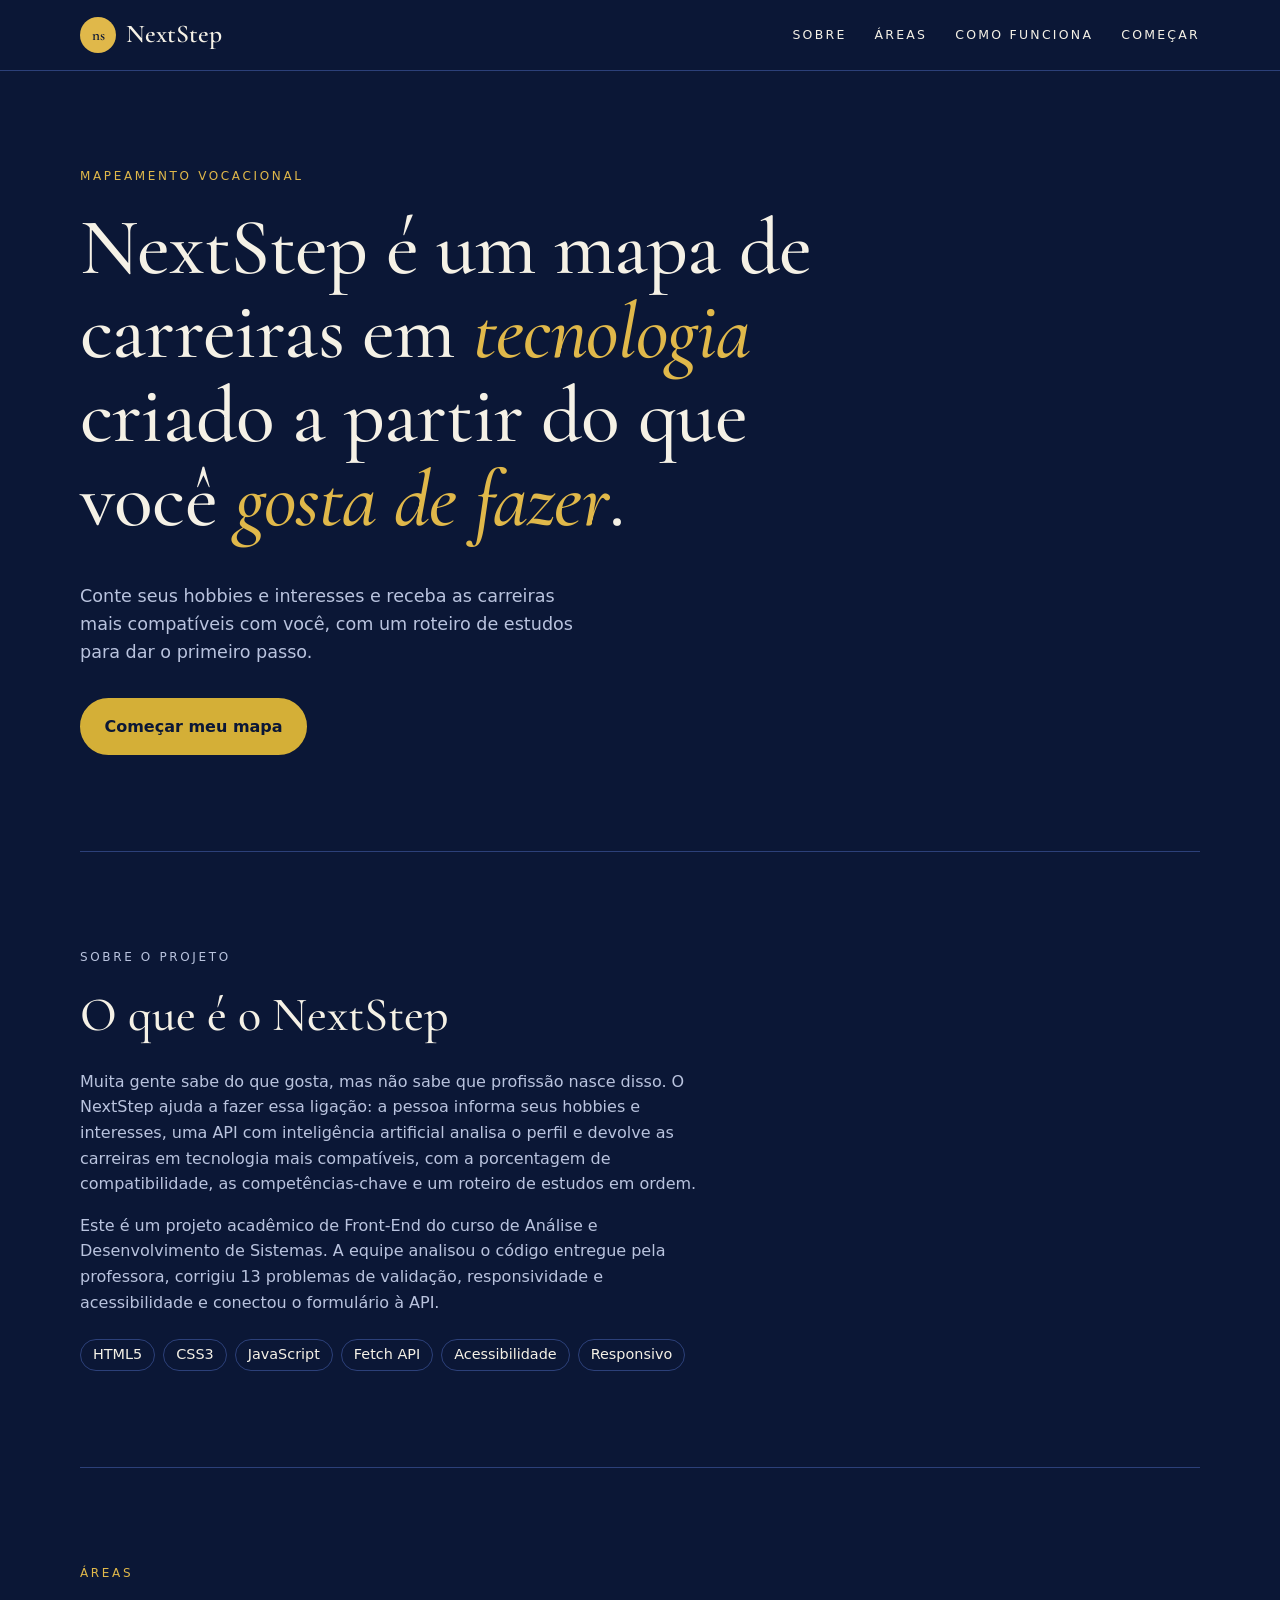
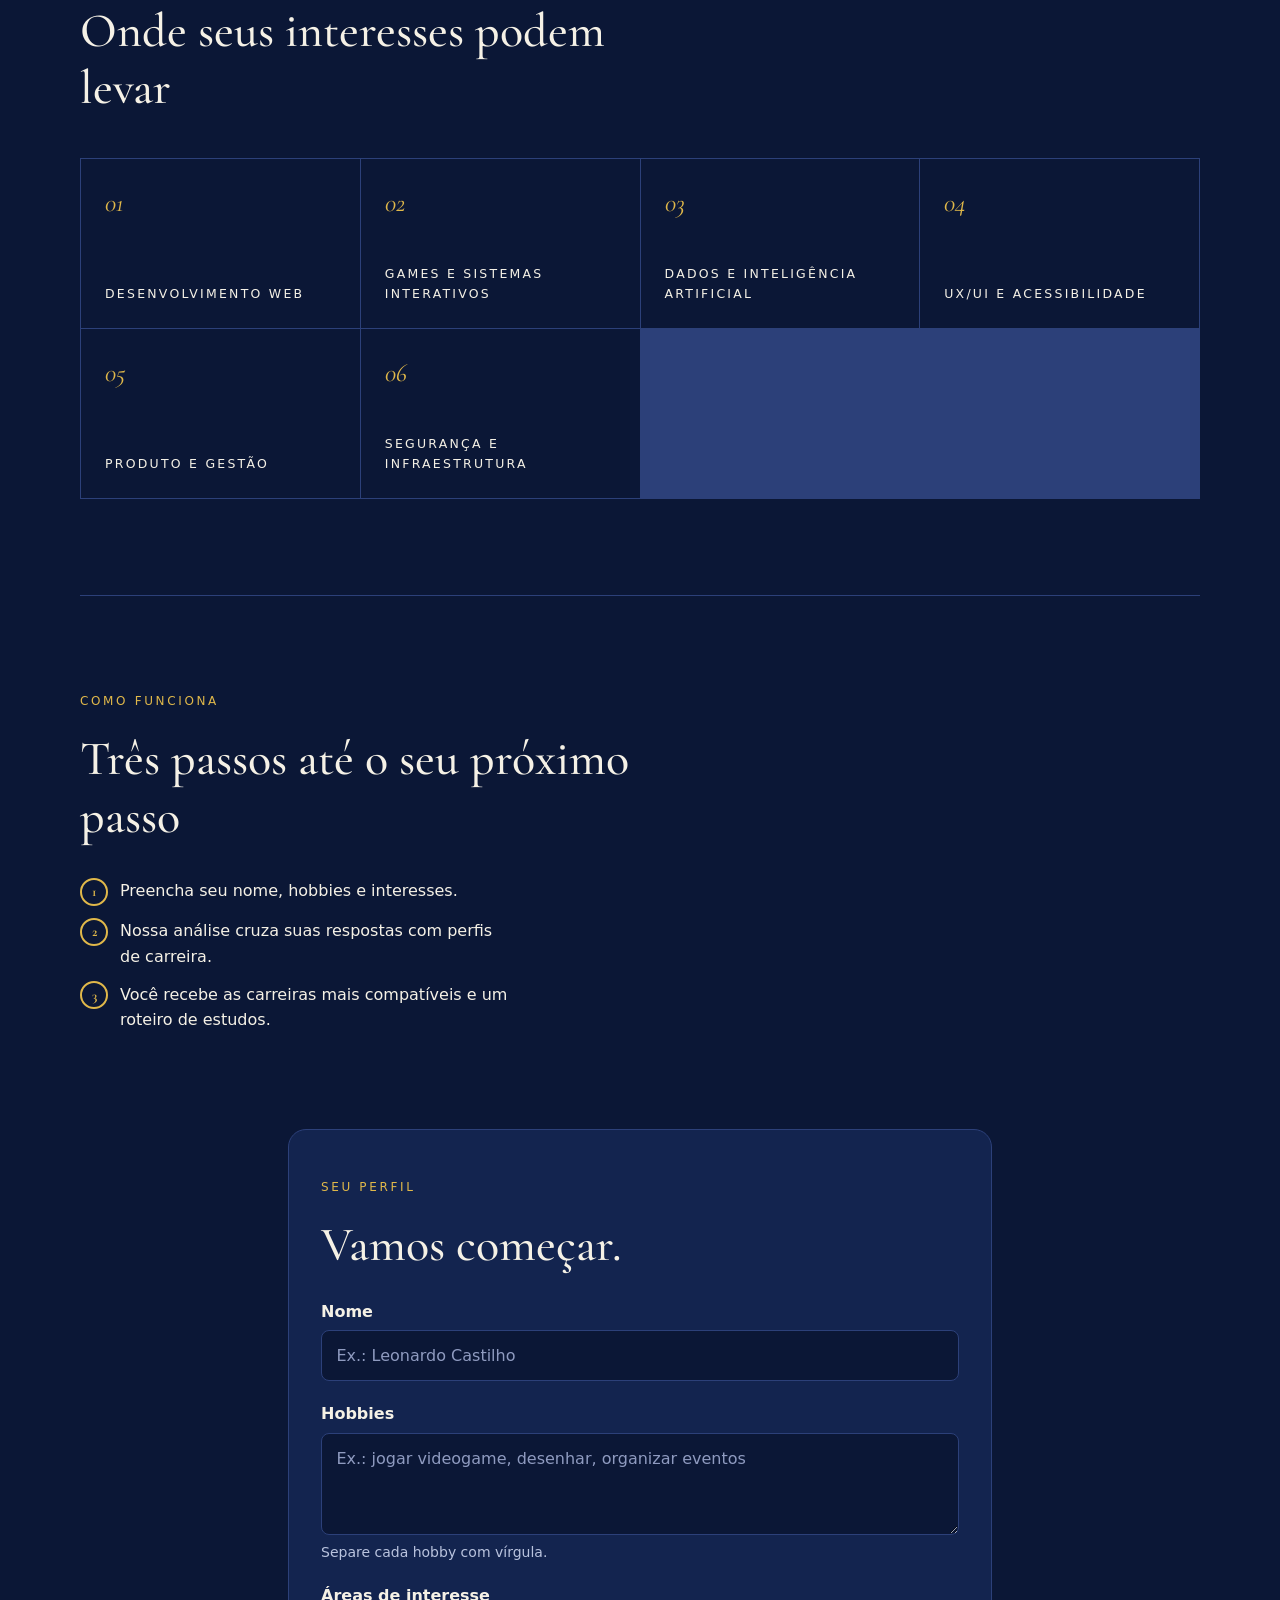
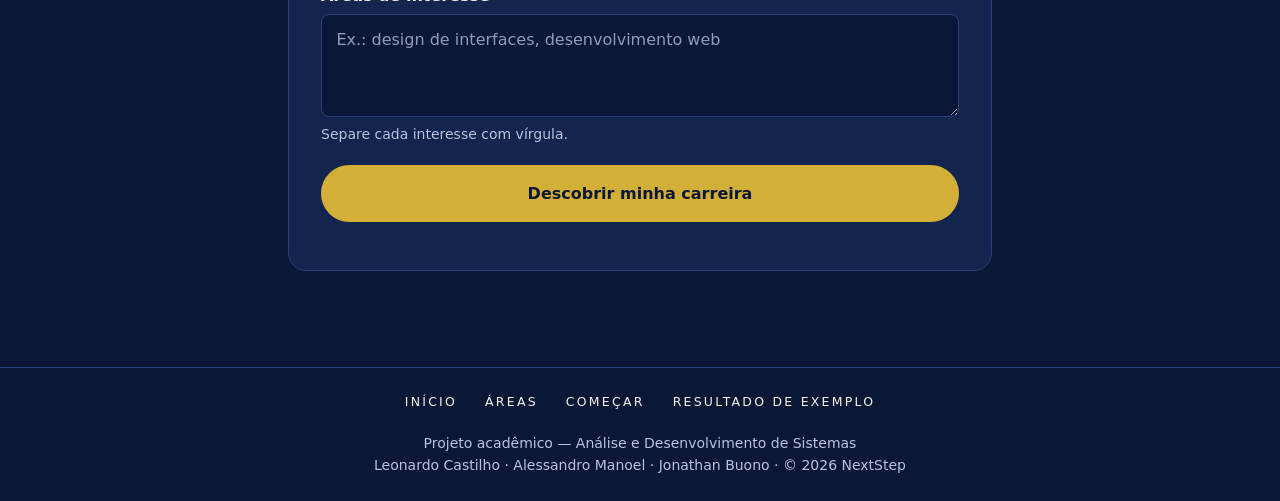
<file: index.html>
<!DOCTYPE html>
<html lang="pt-BR">
<head>
  <meta charset="UTF-8">
  <meta name="viewport" content="width=device-width, initial-scale=1">
  <meta name="description" content="NextStep: descubra carreiras em tecnologia a partir dos seus hobbies e interesses.">
  <title>NextStep — Descubra sua carreira em tecnologia</title>
  <link rel="preconnect" href="https://fonts.googleapis.com">
  <link rel="preconnect" href="https://fonts.gstatic.com" crossorigin>
  <link rel="stylesheet" href="https://fonts.googleapis.com/css2?family=Cormorant+Garamond:ital,wght@0,500;0,600;1,500&display=swap">
  <link rel="stylesheet" href="css/style.css">
  <script src="js/config.js" defer></script>
  <script src="js/app.js" defer></script>
</head>
<body>
  <header class="topo">
    <div class="container topo__conteudo">
      <a href="index.html" class="marca">
        <span class="marca__simbolo" aria-hidden="true">ns</span>
        <span>NextStep</span>
      </a>
      <nav class="menu" aria-label="Principal">
        <a href="#sobre">Sobre</a>
        <a href="#carreiras">Áreas</a>
        <a href="#como-funciona">Como funciona</a>
        <a href="#comecar">Começar</a>
      </nav>
    </div>
  </header>

  <main class="container pagina-inicial">
    <section class="hero apresentacao">
      <p class="etiqueta">Mapeamento vocacional</p>
      <h1 class="titulo-principal">NextStep é um mapa de carreiras em <em>tecnologia</em> criado a partir do que você <em>gosta de fazer</em>.</h1>
      <p class="apresentacao__texto">
        Conte seus hobbies e interesses e receba as carreiras mais compatíveis com você,
        com um roteiro de estudos para dar o primeiro passo.
      </p>
      <a href="#comecar" class="botao">Começar meu mapa</a>
    </section>

    <section id="sobre" class="sobre" aria-labelledby="titulo-sobre">
      <p class="etiqueta">Sobre o projeto</p>
      <h2 class="secao-titulo" id="titulo-sobre">O que é o NextStep</h2>
      <p>
        Muita gente sabe do que gosta, mas não sabe que profissão nasce disso. O NextStep ajuda a fazer essa ligação:
        a pessoa informa seus hobbies e interesses, uma API com inteligência artificial analisa o perfil e devolve
        as carreiras em tecnologia mais compatíveis, com a porcentagem de compatibilidade, as competências-chave e um
        roteiro de estudos em ordem.
      </p>
      <p>
        Este é um projeto acadêmico de Front-End do curso de Análise e Desenvolvimento de Sistemas. A equipe analisou o
        código entregue pela professora, corrigiu 13 problemas de validação, responsividade e acessibilidade e conectou o
        formulário à API.
      </p>
      <ul class="chips" aria-label="Tecnologias utilizadas">
        <li>HTML5</li><li>CSS3</li><li>JavaScript</li><li>Fetch API</li><li>Acessibilidade</li><li>Responsivo</li>
      </ul>
    </section>

    <section id="carreiras" aria-labelledby="titulo-areas">
      <p class="etiqueta">Áreas</p>
      <h2 class="secao-titulo" id="titulo-areas">Onde seus interesses podem levar</h2>
      <ul class="areas">
        <li><span class="numero" aria-hidden="true">01</span><span class="legenda">Desenvolvimento web</span></li>
        <li><span class="numero" aria-hidden="true">02</span><span class="legenda">Games e sistemas interativos</span></li>
        <li><span class="numero" aria-hidden="true">03</span><span class="legenda">Dados e inteligência artificial</span></li>
        <li><span class="numero" aria-hidden="true">04</span><span class="legenda">UX/UI e acessibilidade</span></li>
        <li><span class="numero" aria-hidden="true">05</span><span class="legenda">Produto e gestão</span></li>
        <li><span class="numero" aria-hidden="true">06</span><span class="legenda">Segurança e infraestrutura</span></li>
      </ul>
    </section>

    <section id="como-funciona" aria-labelledby="titulo-passos">
      <p class="etiqueta">Como funciona</p>
      <h2 class="secao-titulo" id="titulo-passos">Três passos até o seu próximo passo</h2>
      <ol class="passos">
        <li class="passo">Preencha seu nome, hobbies e interesses.</li>
        <li class="passo">Nossa análise cruza suas respostas com perfis de carreira.</li>
        <li class="passo">Você recebe as carreiras mais compatíveis e um roteiro de estudos.</li>
      </ol>
    </section>

    <section id="comecar" class="cartao formulario-secao" aria-labelledby="titulo-perfil">
      <p class="etiqueta">Seu perfil</p>
      <h2 class="secao-titulo" id="titulo-perfil">Vamos começar.</h2>

      <form id="form-perfil" class="formulario">
        <div class="campo">
          <label for="nome">Nome</label>
          <input type="text" id="nome" name="nome" placeholder="Ex.: Leonardo Castilho"
                 required minlength="2" maxlength="60" autocomplete="name">
        </div>

        <div class="campo">
          <label for="hobbies">Hobbies</label>
          <textarea id="hobbies" name="hobbies" rows="3" required
                    aria-describedby="dica-hobbies"
                    placeholder="Ex.: jogar videogame, desenhar, organizar eventos"></textarea>
          <p class="dica" id="dica-hobbies">Separe cada hobby com vírgula.</p>
        </div>

        <div class="campo">
          <label for="interesses">Áreas de interesse</label>
          <textarea id="interesses" name="interesses" rows="3" required
                    aria-describedby="dica-interesses"
                    placeholder="Ex.: design de interfaces, desenvolvimento web"></textarea>
          <p class="dica" id="dica-interesses">Separe cada interesse com vírgula.</p>
        </div>

        <button type="submit" class="botao">Descobrir minha carreira</button>
      </form>
    </section>
  </main>

  <footer class="rodape">
    <div class="container">
      <nav class="menu" aria-label="Rodapé">
        <a href="index.html">Início</a>
        <a href="#carreiras">Áreas</a>
        <a href="#comecar">Começar</a>
        <a href="resultado.html?exemplo">Resultado de exemplo</a>
      </nav>
      <p>Projeto acadêmico — Análise e Desenvolvimento de Sistemas<br>
        Leonardo Castilho · Alessandro Manoel · Jonathan Buono · © 2026 NextStep</p>
    </div>
  </footer>

  <dialog id="modal-erro" class="modal" aria-labelledby="modal-titulo">
    <h2 id="modal-titulo">Tente mais tarde</h2>
    <p id="modal-mensagem">O serviço ainda não está disponível. Tente novamente mais tarde.</p>
    <p class="modal__acoes">
      <button type="button" id="modal-fechar" class="botao">Entendi</button>
    </p>
  </dialog>
</body>
</html>
</file>
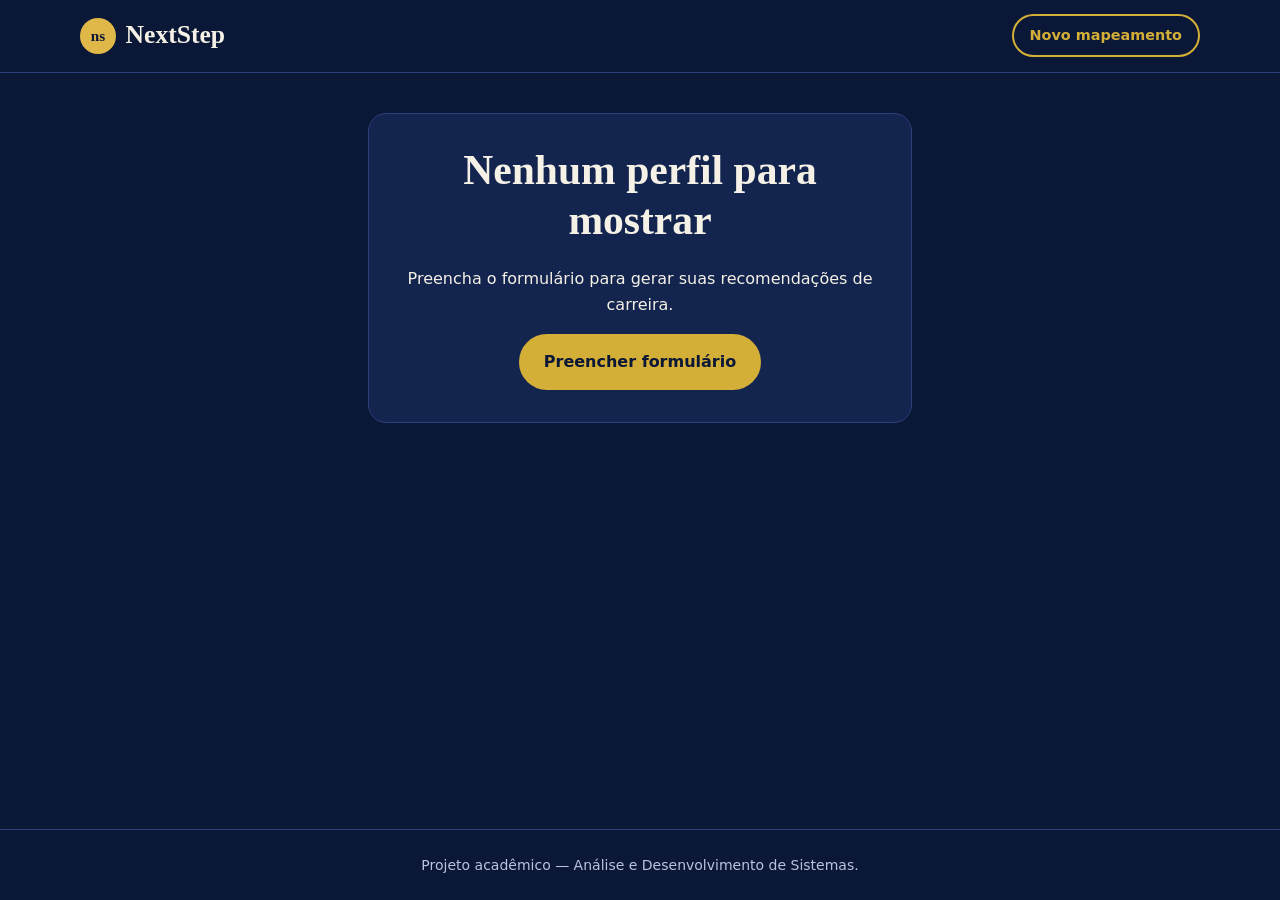
<file: resultado.html>
<!DOCTYPE html>
<html lang="pt-BR">
<head>
  <meta charset="UTF-8">
  <meta name="viewport" content="width=device-width, initial-scale=1">
  <meta name="description" content="Seu perfil profissional e as carreiras em tecnologia recomendadas para você.">
  <title>Seu perfil — NextStep</title>
  <link rel="stylesheet" href="css/style.css">
  <script src="js/config.js" defer></script>
  <script src="js/dados-exemplo.js" defer></script>
  <script src="js/resultado.js" defer></script>
</head>
<body>
  <header class="topo">
    <div class="container topo__conteudo">
      <a href="index.html" class="marca">
        <span class="marca__simbolo" aria-hidden="true">ns</span>
        <span>NextStep</span>
      </a>
      <a href="index.html" class="botao botao--secundario">Novo mapeamento</a>
    </div>
  </header>

  <main class="container pagina-resultado">
    <section id="resultado" aria-labelledby="titulo-resultado" hidden>
      <h1 id="titulo-resultado">Perfil de <span id="nome-usuario"></span></h1>
      <p id="sintese" class="sintese"></p>
      <p id="resumo-rapido" class="resumo-rapido"></p>

      <h2 class="subtitulo">Carreiras recomendadas</h2>
      <ol id="lista-carreiras" class="lista-carreiras"></ol>

      <div class="acoes">
        <button type="button" id="btn-imprimir" class="botao">Salvar como PDF</button>
        <a href="index.html" class="botao botao--secundario">Refazer mapeamento</a>
      </div>
    </section>

    <section id="sem-resultado" class="cartao vazio" aria-labelledby="titulo-vazio" hidden>
      <h1 id="titulo-vazio">Nenhum perfil para mostrar</h1>
      <p>Preencha o formulário para gerar suas recomendações de carreira.</p>
      <a href="index.html" class="botao">Preencher formulário</a>
    </section>
  </main>

  <footer class="rodape">
    <div class="container">
      <p>Projeto acadêmico — Análise e Desenvolvimento de Sistemas.</p>
    </div>
  </footer>

  <!-- Modelo de card: o JavaScript clona e preenche para cada carreira -->
  <template id="modelo-carreira">
    <li class="cartao carreira">
      <article>
        <p class="carreira__selo" hidden>Melhor combinação</p>
        <div class="carreira__topo">
          <h3 class="carreira__titulo"></h3>
          <p class="carreira__nota">
            <span class="carreira__percentual"></span>
            <span class="carreira__legenda">de compatibilidade</span>
          </p>
        </div>
        <div class="barra" aria-hidden="true"><span class="barra__nivel"></span></div>
        <p class="carreira__resumo"></p>

        <h4>Competências-chave</h4>
        <ul class="chips"></ul>

        <h4>Roteiro de estudos</h4>
        <ol class="roteiro"></ol>
      </article>
    </li>
  </template>
</body>
</html>
</file>
<file: css/style.css>
/* ==========================================================================
   Career Dreamer — folha de estilos única
   Organização: 1. Variáveis  2. Base  3. Layout  4. Componentes
                5. Página inicial  6. Página de resultado  7. Acessibilidade
   ========================================================================== */

/* 1. Variáveis ----------------------------------------------------------- */
:root {
  /* Azul escuro + dourado */
  --cor-papel: #0b1736;
  --cor-superficie: #13244f;
  --cor-tinta: #f5f1e6;
  --cor-tinta-suave: #b9c3de;
  --cor-borda: #2c4079;
  --cor-primaria: #d4af37;
  --cor-primaria-escura: #e8c85e;
  --cor-sobre-primaria: #0b1736;
  --cor-marca-texto: #e0b84a;
  --cor-sucesso: #e0b84a;
  --cor-erro: #ff8f85;

  --fonte-titulo: ui-rounded, "SF Pro Rounded", "Nunito", "Segoe UI", system-ui, sans-serif;
  --fonte-texto: system-ui, -apple-system, "Segoe UI", Roboto, sans-serif;

  --raio-pequeno: 8px;
  --raio-grande: 18px;
  --largura-max: 70rem;

  color-scheme: dark;
}

/* 2. Base ---------------------------------------------------------------- */
*,
*::before,
*::after {
  box-sizing: border-box;
}

[hidden] {
  display: none !important;
}

body {
  margin: 0;
  min-height: 100vh;
  display: flex;
  flex-direction: column;
  background: var(--cor-papel);
  color: var(--cor-tinta);
  font-family: var(--fonte-texto);
  font-size: 1rem;
  line-height: 1.6;
}

h1,
h2,
h3,
h4 {
  margin: 0 0 0.5em;
  font-family: var(--fonte-titulo);
  line-height: 1.2;
}

p {
  margin: 0 0 1em;
}

a {
  color: var(--cor-primaria);
}

/* 3. Layout -------------------------------------------------------------- */
.container {
  width: min(100% - 2rem, var(--largura-max));
  margin-inline: auto;
}

main {
  flex: 1;
}

.topo {
  background: var(--cor-superficie);
  border-bottom: 2px solid var(--cor-marca-texto);
}

.topo__conteudo {
  display: flex;
  align-items: center;
  justify-content: space-between;
  gap: 1rem;
  padding-block: 0.9rem;
}

.rodape {
  padding-block: 1.5rem;
  border-top: 1px solid var(--cor-borda);
  color: var(--cor-tinta-suave);
  font-size: 0.875rem;
  text-align: center;
}

.rodape p {
  margin: 0;
}

/* 4. Componentes --------------------------------------------------------- */
.marca {
  display: inline-flex;
  align-items: center;
  gap: 0.6rem;
  color: var(--cor-tinta);
  font-family: var(--fonte-titulo);
  font-weight: 800;
  font-size: 1.1rem;
  text-decoration: none;
  white-space: nowrap;
}

.marca__simbolo {
  display: grid;
  place-items: center;
  width: 2.25rem;
  height: 2.25rem;
  border-radius: 50%;
  background: var(--cor-marca-texto);
  color: var(--cor-sobre-primaria);
  font-size: 0.95rem;
}

.cartao {
  background: var(--cor-superficie);
  border: 1px solid var(--cor-borda);
  border-radius: var(--raio-grande);
  padding: clamp(1.25rem, 4vw, 2rem);
}

.subtitulo {
  font-size: 1.15rem;
  margin-top: 2rem;
  margin-bottom: 0.5em;
  font-family: var(--fonte-titulo);
  font-weight: 700;
}

.subtitulo-cartao {
  font-size: 1.5rem;
  margin-bottom: 0.5em;
  font-family: var(--fonte-titulo);
  font-weight: 700;
}

.botao {
  display: inline-flex;
  align-items: center;
  justify-content: center;
  padding: 0.85rem 1.4rem;
  border: 2px solid var(--cor-primaria);
  border-radius: 999px;
  background: var(--cor-primaria);
  color: var(--cor-sobre-primaria);
  font: inherit;
  font-weight: 700;
  text-decoration: none;
  cursor: pointer;
  transition: background-color 0.2s, border-color 0.2s;
}

.botao:hover:not(:disabled) {
  background: var(--cor-primaria-escura);
  border-color: var(--cor-primaria-escura);
}

.botao:disabled {
  opacity: 0.65;
  cursor: progress;
}

.botao--secundario {
  white-space: nowrap;
  background: transparent;
  color: var(--cor-primaria);
  padding: 0.5rem 1rem;
  font-size: 0.9rem;
}

.botao--secundario:hover:not(:disabled) {
  background: var(--cor-primaria);
  color: var(--cor-sobre-primaria);
}

/* Formulário */
.formulario {
  display: flex;
  flex-direction: column;
  gap: 1.25rem;
}

.formulario .botao {
  width: 100%;
}

.campo {
  display: flex;
  flex-direction: column;
  gap: 0.35rem;
}

.campo label {
  font-weight: 700;
  color: var(--cor-tinta);
}

.campo input,
.campo textarea {
  width: 100%;
  padding: 0.75rem 0.9rem;
  border: 1.5px solid var(--cor-borda);
  border-radius: var(--raio-pequeno);
  background: var(--cor-papel);
  color: var(--cor-tinta);
  font: inherit;
}

.campo textarea {
  min-height: 5.5rem;
  resize: vertical;
}

.campo input::placeholder,
.campo textarea::placeholder {
  color: #8f9bc0;
}

.campo input:focus,
.campo textarea:focus {
  background: var(--cor-superficie);
}

.campo input:user-invalid,
.campo textarea:user-invalid {
  border-color: var(--cor-erro);
}

.dica {
  margin: 0;
  font-size: 0.875rem;
  color: var(--cor-tinta-suave);
}

/* Modal (elemento <dialog> nativo) */
.modal {
  width: min(26rem, 100% - 2rem);
  padding: 1.75rem;
  border: 0;
  border-top: 6px solid var(--cor-marca-texto);
  border-radius: var(--raio-grande);
  background: var(--cor-superficie);
  color: var(--cor-tinta);
  box-shadow: 0 20px 50px rgb(0 0 0 / 0.5);
}

.modal::backdrop {
  background: rgb(5 10 25 / 0.75);
}

.modal__acoes {
  display: flex;
  justify-content: flex-end;
  margin: 0;
}

/* 5. Página inicial ------------------------------------------------------ */
.pagina-inicial {
  display: grid;
  gap: 2rem;
  padding-block: 2.5rem;
}

.apresentacao h1,
.titulo-principal {
  margin: 0 0 0.5em;
  font-family: var(--fonte-titulo);
  font-weight: 800;
  line-height: 1.2;
  font-size: clamp(2rem, 5vw, 3.1rem);
  letter-spacing: -0.02em;
  max-width: 16ch;
}

.apresentacao__texto {
  max-width: 46ch;
  font-size: 1.1rem;
  color: var(--cor-tinta-suave);
}

.passos {
  margin: 0;
  padding: 0;
  list-style: none;
  counter-reset: passo;
  display: grid;
  gap: 0.75rem;
  max-width: 42ch;
}

.passos li,
.passos .passo {
  counter-increment: passo;
  display: flex;
  gap: 0.75rem;
  align-items: baseline;
}

.passos li::before,
.passos .passo::before {
  content: counter(passo);
  flex-shrink: 0;
  display: grid;
  place-items: center;
  width: 1.75rem;
  height: 1.75rem;
  border-radius: 50%;
  border: 2px solid var(--cor-marca-texto);
  color: var(--cor-marca-texto);
  font-family: var(--fonte-titulo);
  font-weight: 800;
  font-size: 0.85rem;
}

@media (min-width: 860px) {
  .pagina-inicial {
    grid-template-columns: 1.1fr 1fr;
    align-items: start;
    gap: 4rem;
    padding-block: 4rem;
  }
}

/* 6. Página de resultado ------------------------------------------------- */
.pagina-resultado {
  padding-block: 2.5rem 4rem;
}

.pagina-resultado h1 {
  font-size: clamp(1.8rem, 4.5vw, 2.6rem);
}

.sintese {
  max-width: 60ch;
  font-size: 1.15rem;
  color: var(--cor-tinta-suave);
}

.lista-carreiras {
  margin: 0;
  padding: 0;
  list-style: none;
  display: grid;
  gap: 1.25rem;
}

.carreira--principal {
  border: 2px solid var(--cor-marca-texto);
}

.carreira__selo {
  display: inline-block;
  margin-bottom: 0.75rem;
  padding: 0.15rem 0.7rem;
  border-radius: 999px;
  background: var(--cor-marca-texto);
  color: var(--cor-sobre-primaria);
  font-size: 0.85rem;
  font-weight: 700;
}

.carreira__topo {
  display: flex;
  flex-wrap: wrap;
  align-items: baseline;
  justify-content: space-between;
  gap: 0.5rem 1rem;
}

.carreira__titulo {
  font-size: 1.4rem;
  margin: 0;
}

.carreira__nota {
  margin: 0;
  color: var(--cor-sucesso);
}

.carreira__percentual {
  font-family: var(--fonte-titulo);
  font-size: 2rem;
  font-weight: 800;
}

.carreira__legenda {
  font-size: 0.875rem;
}

.barra {
  height: 10px;
  margin-block: 0.75rem 1rem;
  border-radius: 999px;
  background: var(--cor-papel);
  overflow: hidden;
}

.barra__nivel {
  display: block;
  width: var(--nivel, 0%);
  height: 100%;
  border-radius: inherit;
  background: var(--cor-marca-texto);
  transition: width 0.8s ease-out;
}

.carreira__resumo {
  max-width: 65ch;
}

.carreira h4 {
  margin-top: 1.25rem;
  font-size: 1rem;
}

.chips {
  margin: 0;
  padding: 0;
  list-style: none;
  display: flex;
  flex-wrap: wrap;
  gap: 0.5rem;
}

.chips li {
  padding: 0.2rem 0.75rem;
  border: 1px solid var(--cor-borda);
  border-radius: 999px;
  font-size: 0.9rem;
}

.roteiro {
  margin: 0;
  padding-left: 1.25rem;
  color: var(--cor-tinta-suave);
}

.vazio {
  max-width: 34rem;
  margin-inline: auto;
  text-align: center;
}

/* 7. Acessibilidade ------------------------------------------------------ */
:focus-visible {
  outline: 3px solid var(--cor-primaria);
  outline-offset: 2px;
}

@media (prefers-reduced-motion: reduce) {
  *,
  *::before,
  *::after {
    transition: none !important;
    animation: none !important;
  }
}

/* 8. Tema editorial NextStep ---------------------------------------------- */
:root {
  --fonte-titulo: "Cormorant Garamond", Georgia, "Times New Roman", serif;
}

html {
  scroll-behavior: smooth;
}

.etiqueta {
  margin: 0 0 1.25rem;
  color: var(--cor-marca-texto);
  font-size: 0.75rem;
  letter-spacing: 0.22em;
  text-transform: uppercase;
}

.topo {
  background: transparent;
  border-bottom: 1px solid var(--cor-borda);
}

.topo__conteudo {
  flex-wrap: wrap;
}

.marca {
  font-size: 1.6rem;
  font-weight: 600;
}

.menu {
  display: flex;
  flex-wrap: wrap;
  justify-content: center;
  gap: 0.5rem 1.75rem;
}

.menu a {
  color: var(--cor-tinta);
  font-size: 0.78rem;
  letter-spacing: 0.18em;
  text-decoration: none;
  text-transform: uppercase;
}

.menu a:hover {
  color: var(--cor-marca-texto);
}

.pagina-inicial {
  display: block;
  padding-block: 0;
}

.pagina-inicial > section {
  padding-block: clamp(3rem, 8vw, 6rem);
}

.pagina-inicial > section + section {
  border-top: 1px solid var(--cor-borda);
}

.hero .titulo-principal {
  max-width: 20ch;
  font-size: clamp(2.4rem, 7vw, 5rem);
  font-weight: 500;
  line-height: 1.05;
  letter-spacing: -0.01em;
}

.titulo-principal em {
  color: var(--cor-marca-texto);
  font-style: italic;
}

.hero .apresentacao__texto {
  margin-bottom: 2rem;
}

.secao-titulo {
  max-width: 24ch;
  font-size: clamp(1.8rem, 4.5vw, 3rem);
  font-weight: 500;
}

.areas {
  display: grid;
  grid-template-columns: repeat(auto-fit, minmax(14rem, 1fr));
  gap: 1px;
  margin: 2.5rem 0 0;
  padding: 0;
  list-style: none;
  border: 1px solid var(--cor-borda);
  background: var(--cor-borda);
}

.areas li {
  display: flex;
  flex-direction: column;
  justify-content: space-between;
  gap: 2.5rem;
  min-height: 9.5rem;
  padding: 1.5rem;
  background: var(--cor-papel);
  transition: background-color 0.3s;
}

.areas li:hover {
  background: var(--cor-superficie);
}

.areas .numero {
  color: var(--cor-marca-texto);
  font-family: var(--fonte-titulo);
  font-size: 1.6rem;
  font-style: italic;
}

.areas .legenda {
  font-size: 0.78rem;
  letter-spacing: 0.18em;
  text-transform: uppercase;
}

.passos {
  margin-top: 2rem;
}

.formulario-secao {
  max-width: 44rem;
  margin: 0 auto clamp(3rem, 8vw, 6rem);
  padding-block: clamp(1.5rem, 5vw, 3rem) !important;
}

.rodape .menu {
  margin-bottom: 1.25rem;
}

/* 10. Sobre, resumo e impressão ------------------------------------------- */
.sobre p {
  max-width: 62ch;
  color: var(--cor-tinta-suave);
}

.sobre .chips {
  margin-top: 1.5rem;
}

.resumo-rapido {
  margin-bottom: 2rem;
  padding-left: 1rem;
  border-left: 3px solid var(--cor-marca-texto);
  font-family: var(--fonte-titulo);
  font-size: 1.35rem;
}

.acoes {
  display: flex;
  flex-wrap: wrap;
  gap: 1rem;
  margin-top: 2rem;
}

@media print {
  :root {
    --cor-papel: #ffffff;
    --cor-superficie: #ffffff;
    --cor-tinta: #111111;
    --cor-tinta-suave: #333333;
    --cor-borda: #bbbbbb;
    --cor-marca-texto: #b8902a;
  }

  .topo,
  .rodape,
  .acoes {
    display: none !important;
  }

  .cartao {
    break-inside: avoid;
  }

  .barra,
  .barra__nivel {
    -webkit-print-color-adjust: exact;
    print-color-adjust: exact;
  }
}
</file>
